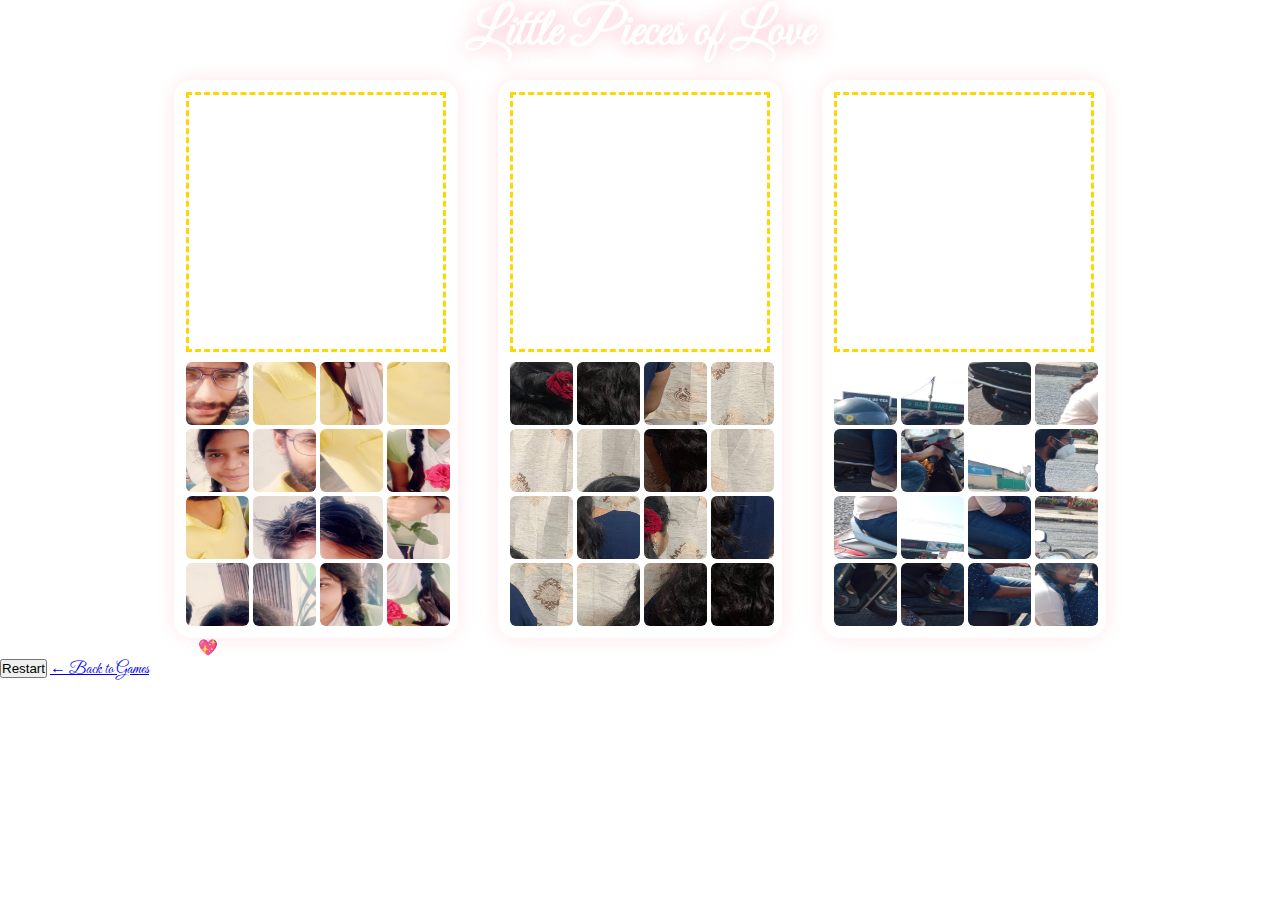
<file: game1.html>
<!DOCTYPE html>
<html lang="en">
<head>
  <meta charset="UTF-8">
  <title>Little Pieces of Love</title>
  <link href="https://fonts.googleapis.com/css2?family=Great+Vibes&display=swap" rel="stylesheet">
  <link rel="stylesheet" href="css/game1.css">
</head>
<body>

<div class="hearts"></div>

<h1 class="title">Little Pieces of Love</h1>

<div class="puzzles">
  <div class="puzzle" data-img="images/pic1.jpeg"></div>
  <div class="puzzle" data-img="images/pic2.jpeg"></div>
  <div class="puzzle" data-img="images/pic3.jpeg"></div>
</div>

<div id="winMessage" class="message win">
  Every little piece of us fits perfectly together 💖
</div>

<button type="button" class="restart" id="restartBtn">Restart</button>
<a href="games.html" class="back">← Back to Games</a>

<script src="js/game1.js"></script>
</body>
</html>
</file>
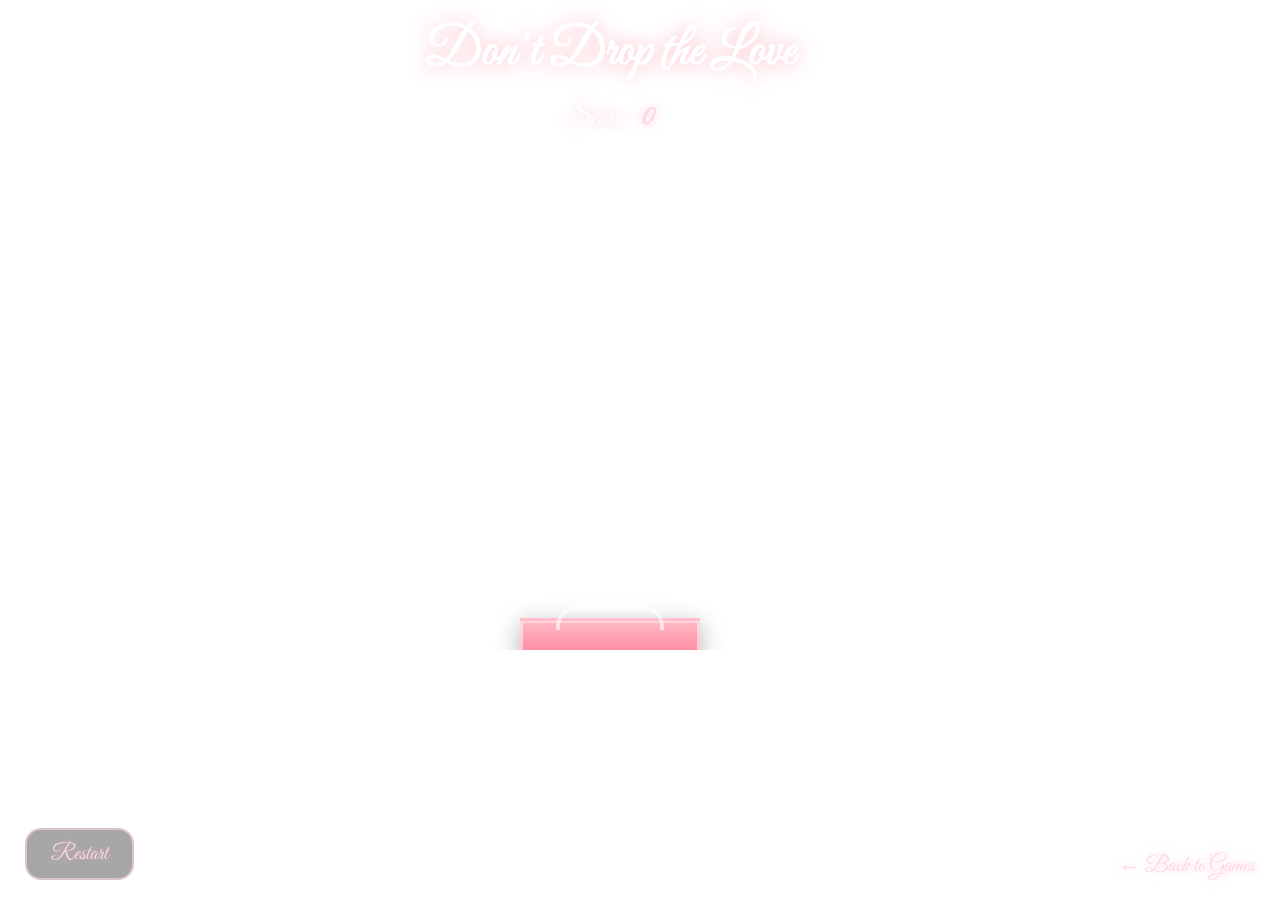
<file: game2.html>
<!DOCTYPE html>
<html lang="en">
<head>
  <meta charset="UTF-8">
  <meta name="viewport" content="width=device-width, initial-scale=1">
  <title>Don’t Drop the Love</title>
  <link href="https://fonts.googleapis.com/css2?family=Great+Vibes&display=swap" rel="stylesheet">
  <link rel="stylesheet" href="css/game2.css">
</head>
<body>
  <!-- Floating hearts background -->
  <div class="heart" style="left:5%; animation-duration:7s;"></div>
  <div class="heart" style="left:20%; animation-duration:8.5s;"></div>
  <div class="heart" style="left:40%; animation-duration:7.5s;"></div>
  <div class="heart" style="left:60%; animation-duration:9s;"></div>
  <div class="heart" style="left:80%; animation-duration:6.5s;"></div>

  <div class="container">
    <h1 class="title">Don’t Drop the Love</h1>

    <div class="score-row">
      <span class="score-label">Score:</span>
      <span id="score" class="score-value">0</span>
    </div>

    <div class="play-area" id="playArea">
      <!-- Falling hearts are inserted here by JS -->
      <div class="basket-wrap">
        <div class="basket" id="basket"></div>
      </div>
    </div>

    <div class="message" id="message" aria-live="polite"></div>
  </div>

  <button type="button" class="restart" id="restartBtn">Restart</button>
  <a href="games.html" class="back">← Back to Games</a>

  <script src="js/game2.js"></script>
</body>
</html>
</file>
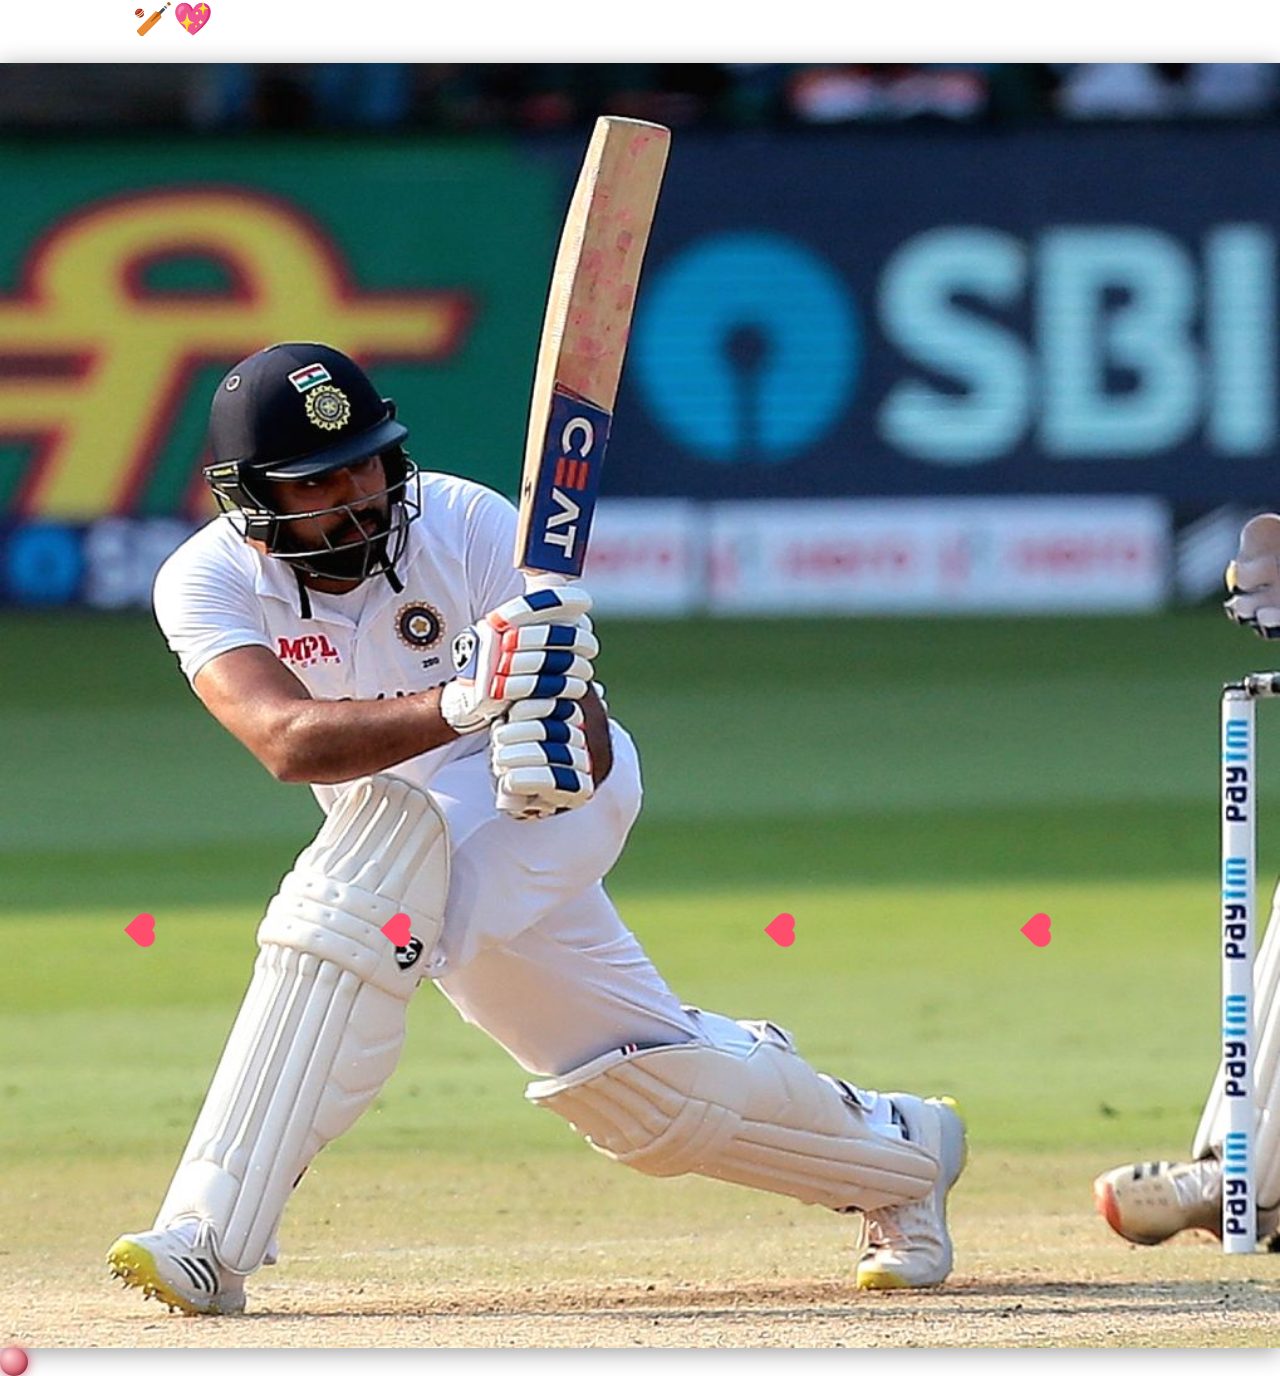
<file: game3.html>
<!DOCTYPE html>
<html lang="en">
<head>
  <meta charset="UTF-8">
  <title>Love Cricket 🏏</title>
  <link rel="stylesheet" href="css/game3.css">
  <link href="https://fonts.googleapis.com/css2?family=Great+Vibes&display=swap" rel="stylesheet">
</head>
<body>

<!-- Floating hearts -->
<div class="heart" style="left:10%; animation-duration:6s;"></div>
<div class="heart" style="left:30%; animation-duration:8s;"></div>
<div class="heart" style="left:60%; animation-duration:7s;"></div>
<div class="heart" style="left:80%; animation-duration:9s;"></div>

<div class="container">

  <h1>Love Cricket 🏏💖</h1>

  <div class="ground">
    <img src="images/batsman.png" class="batsman">

    <div id="ball" class="ball"></div>

    <!-- DEBUG HIT ZONE -->
    <div id="hitZone"></div>
    <div id="hint">CLICK NOW!</div>
  </div>

  <!-- TV style score strip -->
  <div class="score-strip">
    <span><b>Batsman:</b> Srinivas Naveen (Texas)</span>
    <span><b>Bowler:</b> Daksha (AP)</span>
    <span><b>Score:</b> <span id="score">0</span>/0</span>
    <span><b>Overs:</b> <span id="overs">0.0</span> / 3</span>
  </div>

</div>

<script src="js/game3.js"></script>
</body>
</html>
</file>
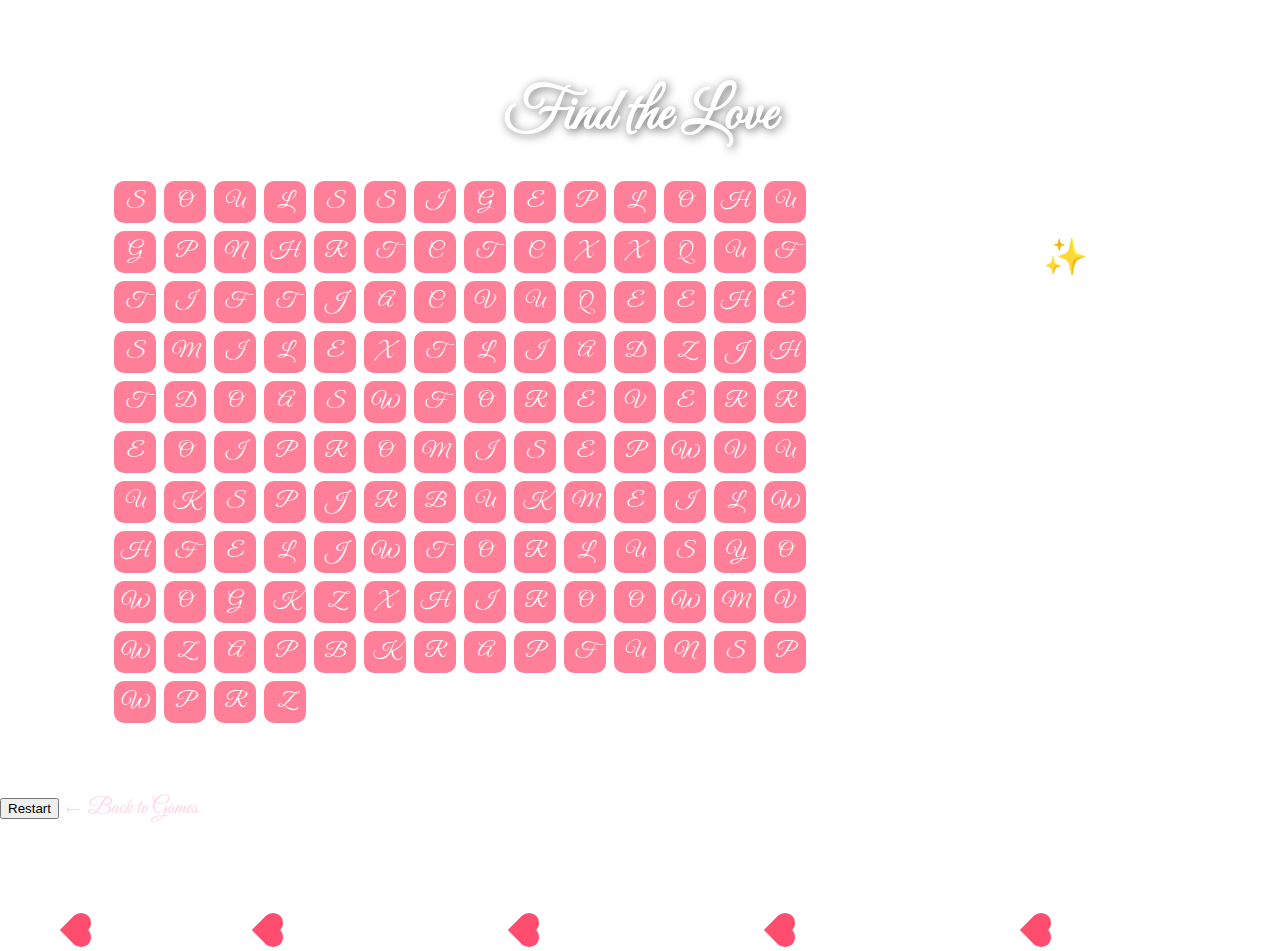
<file: game5.html>
<!DOCTYPE html>
<html lang="en">
<head>
  <meta charset="UTF-8">
  <title>Find the Love</title>
  <link rel="stylesheet" href="css/game5.css">
  <link href="https://fonts.googleapis.com/css2?family=Great+Vibes&display=swap" rel="stylesheet">
</head>
<body>

<!-- Floating hearts -->
<div class="heart" style="left:5%;animation-duration:7s"></div>
<div class="heart" style="left:20%;animation-duration:9s"></div>
<div class="heart" style="left:40%;animation-duration:8s"></div>
<div class="heart" style="left:60%;animation-duration:10s"></div>
<div class="heart" style="left:80%;animation-duration:6s"></div>

<div class="container">
  <h1>Find the Love</h1>

  <div class="game-area">
    <div id="grid" class="grid"></div>

    <div class="words-box">
      <h2>Words ✨</h2>
      <ul id="wordList" class="words"></ul>
    </div>
  </div>

  <div id="winMessage" class="message win"></div>
</div>

<button type="button" class="restart" id="restartBtn">Restart</button>
<a href="games.html" class="back">← Back to Games</a>

<script src="js/game5.js"></script>
</body>
</html>
</file>
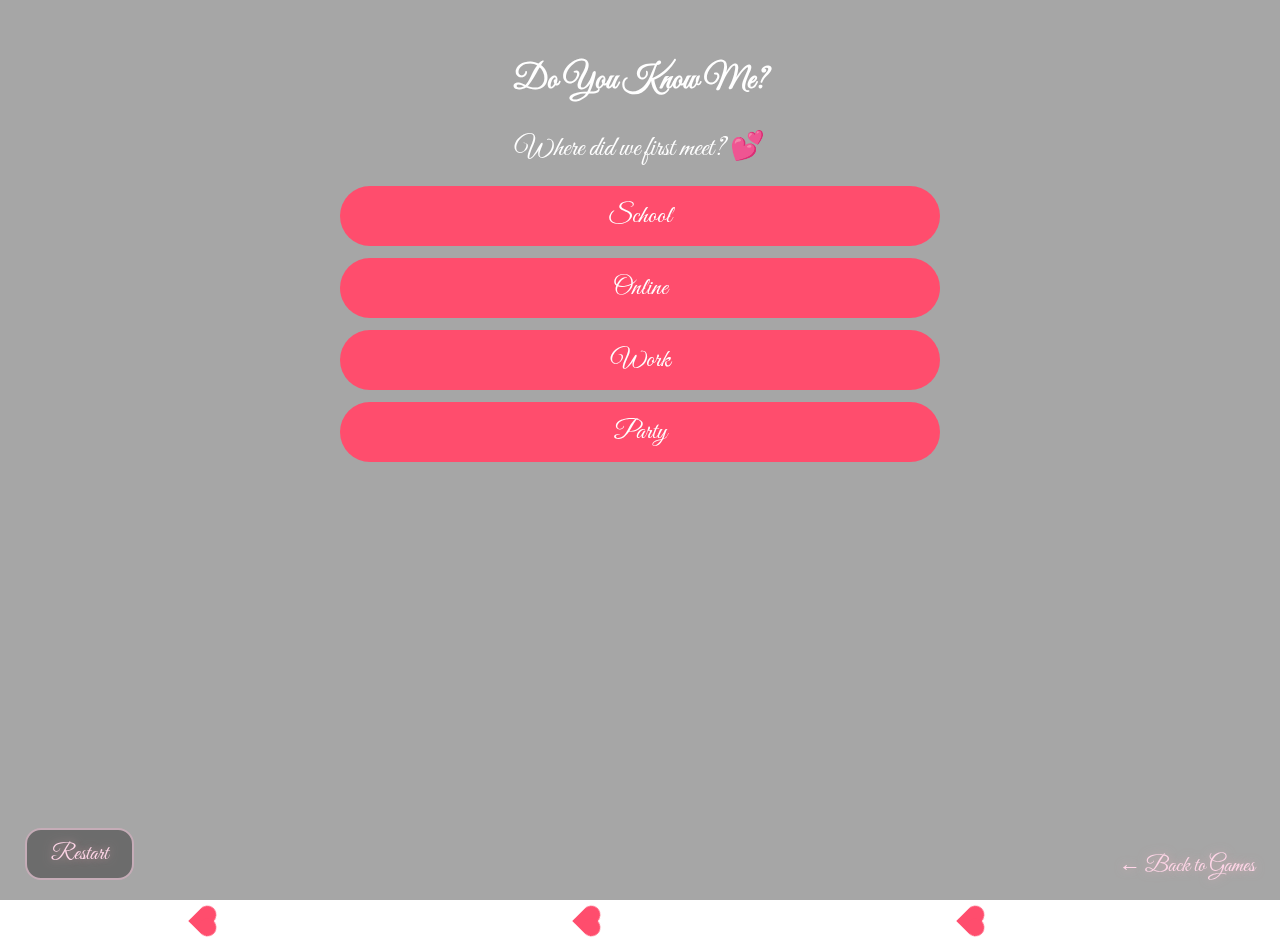
<file: game8.html>
<!DOCTYPE html>
<html lang="en">
<head>
  <meta charset="UTF-8">
  <title>Do You Know Me?</title>
  <link rel="stylesheet" href="css/game8.css">
  <link href="https://fonts.googleapis.com/css2?family=Great+Vibes&display=swap" rel="stylesheet">
</head>
<body>

  <!-- Floating hearts -->
  <div class="heart" style="left:15%; animation-duration:6s;"></div>
  <div class="heart" style="left:45%; animation-duration:8s;"></div>
  <div class="heart" style="left:75%; animation-duration:7s;"></div>

  <div class="container">
    <h1>Do You Know Me?</h1>

    <div id="quiz-box">
      <p id="question"></p>

      <div class="options">
        <button class="option" onclick="selectAnswer(0)"></button>
        <button class="option" onclick="selectAnswer(1)"></button>
        <button class="option" onclick="selectAnswer(2)"></button>
        <button class="option" onclick="selectAnswer(3)"></button>
      </div>
    </div>

    <button id="submitBtn" onclick="submitQuiz()">Submit 💌</button>

    <div id="result"></div>

    <div id="winMessage" class="message win"></div>
  </div>

  <button type="button" class="restart" id="restartBtn">Restart</button>
  <a href="games.html" class="back">← Back to Games</a>

  <script src="js/game8.js"></script>
</body>
</html>
</file>
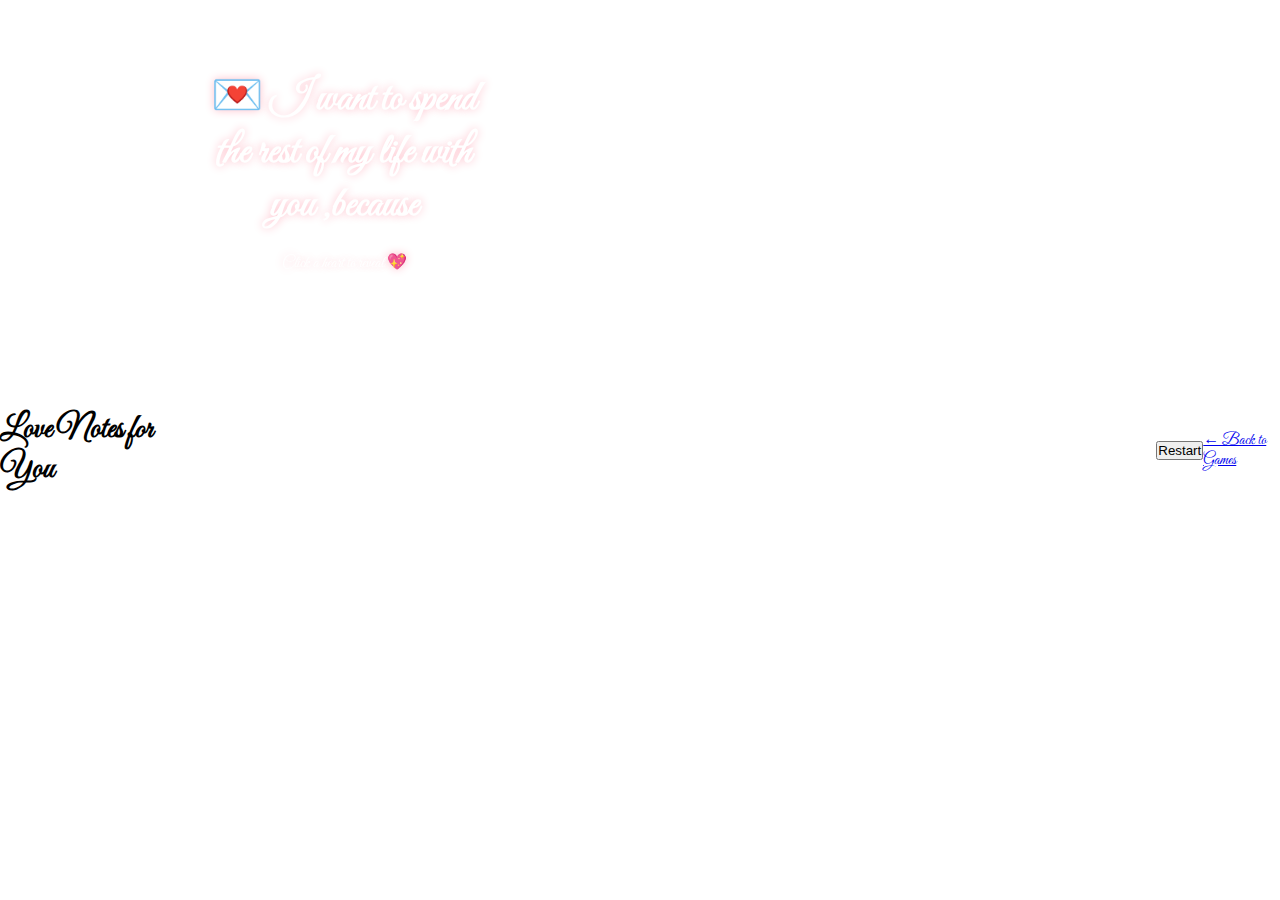
<file: game9.html>
<!DOCTYPE html>
<html lang="en">
<head>
<meta charset="UTF-8">
<title>Love Notes for You</title>
<link href="https://fonts.googleapis.com/css2?family=Great+Vibes&family=Poppins&display=swap" rel="stylesheet">
<link rel="stylesheet" href="css/game9.css">
</head>

<body>
<div class="bg"></div>

<h1>Love Notes for You</h1>

<div class="container">
  <div class="heart-grid">
    <!-- 10 hearts placed using grid -->
    <div class="heart" data-text="You love me infinite😊" style="grid-area:1/2"></div>
    <div class="heart" data-text="You understand me like no one else 💭" style="grid-area:1/4"></div>

    <div class="heart" data-text="You never complain 🌞" style="grid-area:2/1"></div>
    <div class="heart" data-text="You support me always 🤍" style="grid-area:2/3"></div>
    <div class="heart" data-text="You make good food, JK 😂" style="grid-area:2/5"></div>

    <div class="heart" data-text="You are so positive✨" style="grid-area:3/1"></div>
    <div class="heart" data-text="You feel like home,Marry me soon🏡" style="grid-area:3/5"></div>

    <div class="heart" data-text="You believe in me 💫" style="grid-area:4/2"></div>
    <div class="heart" data-text="You make love feel easy 💕" style="grid-area:4/4"></div>

    <div class="heart" data-text="You are simply you 💖" style="grid-area:5/3"></div>
  </div>

  <div class="reason-box">
    <h2>💌 I want to spend the rest of my life with you ,because</h2>
    <p id="reasonText">Click a heart to reveal 💖</p>
  </div>
</div>

<button type="button" class="restart" id="restartBtn">Restart</button>
<a href="games.html" class="back">← Back to Games</a>

<script src="js/game9.js"></script>
</body>
</html>
</file>
<file: css/game1.css>
* {
  margin: 0;
  padding: 0;
  box-sizing: border-box;
}

body {
  margin: 0;
  min-height: 100vh;
  background: url("../images/bg1.jpg") center/cover no-repeat;
  font-family: 'Great Vibes', cursive;
  color: white;
  overflow-x: hidden;
  position: relative;
}

/* Floating hearts */
.hearts span {
  position: fixed;
  bottom: -40px;
  font-size: 22px;
  opacity: 0.7;
  animation: floatUp linear infinite;
  pointer-events: none;
}

@keyframes floatUp {
  from { transform: translateY(0); }
  to { transform: translateY(-120vh); }
}

.title {
  text-align: center;
  font-size: 52px;
  color: white;
  text-shadow: 0 0 20px rgba(255, 182, 193, 0.9);
  margin-bottom: 15px;
}

.puzzles {
  display: flex;
  justify-content: center;
  gap: 40px;
}

.puzzle {
  background: rgba(255,255,255,0.15);
  padding: 12px;
  border-radius: 18px;
  box-shadow: 0 0 20px rgba(255,192,203,0.4);
}

/* Board */
.board {
  width: 260px;
  height: 260px;
  display: grid;
  grid-template-columns: repeat(4, 1fr);
  grid-template-rows: repeat(4, 1fr);
  gap: 2px;
  border: 3px dashed gold;
  margin-bottom: 10px;
}

.slot {
  background: rgba(255,255,255,0.25);
}

/* Tray */
.tray {
  width: 260px;
  display: grid;
  grid-template-columns: repeat(4, 1fr);
  grid-template-rows: repeat(4, 1fr);
  gap: 4px;
}

.piece {
  width: 63px;
  height: 63px;
  background-size: 260px 260px;
  border-radius: 6px;
  cursor: grab;
}

.btn {
  padding: 12px 28px;
  margin: 0 12px;
  font-size: 18px;
  border-radius: 25px;
  border: none;
  background: pink;
  box-shadow: 0 0 20px pink;
  cursor: pointer;
}

/* Bottom navigation buttons */
.bottom-nav {
  position: fixed;
  bottom: 80px;
  left: 0;
  width: 100%;
  pointer-events: none;
}

.bottom-nav a {
  pointer-events: auto;
  position: absolute;
  padding: 8px 20px;
  font-family: 'Pacifico', cursive;
  font-size: 18px;
  color: #ffe6f0;
  text-decoration: none;
  border: 2px solid rgba(255, 230, 240, 0.8);
  border-radius: 30px;
  background: transparent;
  box-shadow: 0 0 12px rgba(255, 182, 193, 0.3);
  transition: all 0.3s ease;
}

.bottom-nav a:hover {
  background: rgba(255, 182, 193, 0.15);
  box-shadow: 0 0 18px rgba(255, 182, 193, 0.6);
}

/* Positioning */
.restart-btn {
  left: 30px;
}

.back-btn {
  right: 30px;
}
</file>
<file: css/game2.css>
* {
  margin: 0;
  padding: 0;
  box-sizing: border-box;
}

body {
  margin: 0;
  min-height: 100vh;
  background: url("../images/bg1.jpg") center/cover no-repeat;
  font-family: 'Great Vibes', cursive;
  color: white;
  overflow-x: hidden;
  position: relative;
}

.container {
  position: relative;
  z-index: 1;
  min-height: 100vh;
  padding: 20px 80px 100px 20px;
}

.title {
  text-align: center;
  font-size: 52px;
  color: white;
  text-shadow: 0 0 20px rgba(255, 182, 193, 0.9);
  margin-bottom: 15px;
}

.score-row {
  text-align: center;
  margin-bottom: 20px;
  font-size: 28px;
  text-shadow: 0 0 12px rgba(255, 182, 193, 0.8);
}

.score-label {
  margin-right: 8px;
}

.score-value {
  font-weight: bold;
  color: #ffd6e8;
}

.play-area {
  position: relative;
  width: 100%;
  height: 55vh;
  min-height: 320px;
  margin: 0 auto;
  overflow: hidden;
}

.falling-heart {
  position: absolute;
  width: 36px;
  height: 36px;
  background: #ff1e4d;
  transform: none;
  box-shadow:
    0 0 18px rgba(255, 0, 60, 0.9),
    0 0 30px rgba(255, 0, 60, 0.6);
  pointer-events: none;
  z-index: 5;
  animation: heartShimmerSparkle 2s ease-in-out infinite;
}

.falling-heart::before,
.falling-heart::after {
  content: "";
  position: absolute;
  width: 36px;
  height: 36px;
  background: #ff1e4d;
  border-radius: 50%;
  box-shadow: 0 0 14px rgba(255, 0, 60, 0.9);
  animation: heartShimmerSparkle 2s ease-in-out infinite;
}

.falling-heart::before {
  top: -18px;
  left: 0;
}

.falling-heart::after {
  left: 18px;
  top: 0;
}

@keyframes heartShimmerSparkle {
  0%, 100% {
    opacity: 1;
    filter: brightness(1.15);
    box-shadow:
      0 0 20px rgba(255, 255, 255, 0.9),
      0 0 38px rgba(255, 0, 60, 0.7);
  }
  50% {
    opacity: 0.98;
    filter: brightness(1.5);
    box-shadow:
      0 0 26px rgba(255, 255, 255, 1),
      0 0 52px rgba(255, 0, 60, 0.9);
  }
}

/* Floating hearts background (matches other games) */
@keyframes floatHeartsBg {
  0% { transform: translateY(0) rotate(0deg); opacity: 1; }
  100% { transform: translateY(-900px) rotate(360deg); opacity: 0; }
}

.heart {
  position: fixed;
  bottom: -40px;
  width: 20px;
  height: 20px;
  background-color: #ff4d6d;
  transform: rotate(45deg);
  border-radius: 0;
  animation: floatHeartsBg linear infinite;
  z-index: 0;
}

.heart::before,
.heart::after {
  content: "";
  position: absolute;
  width: 20px;
  height: 20px;
  background-color: #ff4d6d;
  border-radius: 50%;
}

.heart::before {
  top: -10px;
  left: 0;
}

.heart::after {
  left: 10px;
  top: 0;
}

.basket-wrap {
  position: absolute;
  bottom: -28px;
  left: 0;
  width: 100%;
  height: 60px;
  z-index: 10;
}

.basket {
  position: absolute;
  width: 180px;
  height: 50px;
  background: linear-gradient(180deg, rgba(255, 182, 193, 0.95) 0%, rgba(255, 105, 135, 0.9) 100%);
  border-radius: 0 0 20px 20px;
  box-shadow: 0 6px 25px rgba(0, 0, 0, 0.3), inset 0 2px 0 rgba(255, 255, 255, 0.4);
  border: 3px solid rgba(255, 255, 255, 0.5);
  transition: left 0.08s ease-out;
  left: 50%;
  transform: translateX(-50%);
}

.basket::before {
  content: "";
  position: absolute;
  top: -15px;
  left: 50%;
  transform: translateX(-50%);
  width: 100px;
  height: 20px;
  border: 4px solid rgba(255, 255, 255, 0.6);
  border-bottom: none;
  border-radius: 20px 20px 0 0;
}

.message {
  position: fixed;
  left: 50%;
  top: 50%;
  transform: translate(-50%, -50%);
  font-size: 32px;
  color: #ffd6e8;
  text-shadow: 0 0 20px rgba(255, 182, 193, 0.9);
  padding: 20px 40px;
  background: rgba(0, 0, 0, 0.4);
  border-radius: 20px;
  opacity: 0;
  pointer-events: none;
  z-index: 50;
  transition: opacity 0.3s ease;
}

.message.show {
  opacity: 1;
  animation: messagePop 0.4s ease-out;
}

.message.game-over {
  pointer-events: auto;
  padding: 24px 48px;
  font-size: 28px;
  max-width: 90%;
  text-align: center;
}

.message.win {
  color: #fff;
  text-shadow: 0 0 25px rgba(255, 255, 255, 0.9), 0 0 40px rgba(255, 182, 193, 0.8);
}

@keyframes messagePop {
  0% {
    transform: translate(-50%, -50%) scale(0.8);
    opacity: 0;
  }
  100% {
    transform: translate(-50%, -50%) scale(1);
    opacity: 1;
  }
}

.back {
  position: fixed;
  bottom: 20px;
  right: 25px;
  font-size: 22px;
  color: #ffd6e8;
  text-decoration: none;
  z-index: 20;
  font-family: 'Great Vibes', cursive;
  text-shadow: 0 0 10px rgba(255, 182, 193, 0.6);
}

.back:hover {
  text-decoration: underline;
  color: #fff;
}

.restart {
  position: fixed;
  bottom: 20px;
  left: 25px;
  font-size: 22px;
  padding: 10px 24px;
  font-family: 'Great Vibes', cursive;
  color: #ffd6e8;
  background: rgba(0, 0, 0, 0.35);
  border: 2px solid rgba(255, 214, 232, 0.6);
  border-radius: 16px;
  cursor: pointer;
  z-index: 20;
  text-shadow: 0 0 10px rgba(255, 182, 193, 0.6);
}

.restart:hover {
  background: rgba(255, 105, 135, 0.4);
  color: #fff;
  border-color: rgba(255, 255, 255, 0.5);
}
</file>
<file: css/game3.css>
* {
  margin: 0;
  padding: 0;
  box-sizing: border-box;
}

body {
  margin: 0;
  font-family: 'Great Vibes', cursive;
  background: url("../images/bg1.jpg") no-repeat center/cover;
  min-height: 100vh;
  overflow-x: hidden;
  color: white;
}

.game {
  min-height: 100vh;
  padding: 20px;
  position: relative;
}

.title {
  text-align: center;
  font-size: 40px;
  color: white;
  text-shadow: 0 0 20px rgba(255, 182, 193, 0.9);
}

/* Playing area */
.ground {
  position: relative;
  height: 55vh;
  min-height: 320px;
  margin-top: 20px;
}

/* Bowler image on the right side */
.bowler {
  position: absolute;
  right: 40px;
  bottom: 40px;
  width: 160px;
  height: auto;
  filter: drop-shadow(0 4px 12px rgba(0,0,0,0.4));
  z-index: 4;
}

/* Ball – red cricket ball, will be moved by JS */
.ball {
  position: absolute;
  width: 28px;
  height: 28px;
  border-radius: 50%;
  background: radial-gradient(circle at 30% 30%, #ffd6d6, #c41e3a);
  box-shadow: 0 0 12px rgba(196, 30, 58, 0.8), inset -2px -2px 4px rgba(0,0,0,0.3);
  z-index: 10;
  pointer-events: none;
}

/* Batsman container – clickable when ball is in zone */
.batsman-wrap {
  position: absolute;
  left: 40px;
  bottom: 20px;
  width: 200px;
  cursor: default;
  z-index: 5;
}

.batsman-wrap.hittable {
  cursor: pointer;
}

.batsman {
  display: block;
  width: 100%;
  height: auto;
  filter: drop-shadow(0 4px 12px rgba(0,0,0,0.4));
}

/* Separate bat that can swing */
.bat {
  position: absolute;
  right: -10px;
  bottom: 20px;
  width: 80px;
  transform-origin: 10px 70%;
  transform: rotate(-10deg);
  transition: transform 0.15s ease-out;
}

.bat.swing {
  transform: rotate(35deg);
}

/* Sweet spot – highlighted when it’s time to hit (for testing) */
.sweet-spot {
  position: absolute;
  left: 50%;
  top: 50%;
  transform: translate(-50%, -50%);
  width: 90px;
  height: 90px;
  border-radius: 50%;
  border: 3px dashed rgba(255, 215, 0, 0.5);
  background: rgba(255, 215, 0, 0.08);
  pointer-events: none;
  opacity: 0.5;
  transition: opacity 0.15s, box-shadow 0.15s;
}

.sweet-spot-label {
  position: absolute;
  left: 50%;
  top: -28px;
  transform: translateX(-50%);
  white-space: nowrap;
  font-size: 10px;
  color: rgba(255, 215, 0, 0.7);
  font-family: sans-serif;
}

/* When it’s time to hit – highlight the spot clearly */
.batsman-wrap.hittable .sweet-spot {
  opacity: 1;
  border: 3px solid gold;
  background: rgba(255, 215, 0, 0.2);
  box-shadow: 0 0 25px gold, inset 0 0 20px rgba(255, 215, 0, 0.2);
  animation: pulse-spot 0.5s ease-in-out infinite alternate;
}

@keyframes pulse-spot {
  from {
    box-shadow: 0 0 20px gold, inset 0 0 15px rgba(255, 215, 0, 0.2);
  }
  to {
    box-shadow: 0 0 35px gold, 0 0 50px rgba(255, 215, 0, 0.4), inset 0 0 25px rgba(255, 215, 0, 0.3);
  }
}

/* Score popup – 4 or 6 that appears and fades */
.score-popup {
  position: fixed;
  left: 50%;
  top: 35%;
  transform: translate(-50%, -50%);
  font-size: 72px;
  font-weight: bold;
  color: white;
  text-shadow: 0 0 20px gold, 0 0 40px rgba(255, 215, 0, 0.6);
  pointer-events: none;
  z-index: 100;
  opacity: 0;
  transition: opacity 0.2s, transform 0.2s;
}

.score-popup.show {
  opacity: 1;
  animation: popup-bounce 0.6s ease-out forwards;
}

.score-popup.four {
  color: #fff;
  font-size: 72px;
  text-shadow: 0 0 25px gold, 0 0 50px rgba(255, 215, 0, 0.5);
}

.score-popup.six {
  color: gold;
  font-size: 84px;
  text-shadow: 0 0 30px gold, 0 0 60px orange;
}

@keyframes popup-bounce {
  0% {
    transform: translate(-50%, -50%) scale(0.3);
    opacity: 0;
  }
  50% {
    transform: translate(-50%, -50%) scale(1.15);
    opacity: 1;
  }
  70% {
    transform: translate(-50%, -50%) scale(0.95);
  }
  100% {
    transform: translate(-50%, -50%) scale(1);
    opacity: 1;
  }
}

/* Single line: players + score + statistics (Valentines style) */
.info-strip {
  position: absolute;
  bottom: 24px;
  left: 50%;
  transform: translateX(-50%);
  display: flex;
  flex-wrap: wrap;
  justify-content: center;
  align-items: center;
  gap: 8px 14px;
  padding: 12px 20px;
  background: rgba(255, 182, 193, 0.25);
  border-radius: 20px;
  color: white;
  font-family: 'Great Vibes', cursive;
  font-size: 18px;
  text-shadow: 0 0 12px rgba(255, 182, 193, 0.9);
  box-shadow: 0 0 25px rgba(255, 182, 193, 0.35), inset 0 0 20px rgba(255, 255, 255, 0.08);
  border: 1px solid rgba(255, 255, 255, 0.2);
}

.info-strip .sep {
  opacity: 0.7;
  font-weight: normal;
  user-select: none;
}

.info-strip strong {
  font-weight: 600;
  margin-left: 2px;
}

/* Crackers / celebration particles container */
.crackers-container {
  position: fixed;
  inset: 0;
  pointer-events: none;
  z-index: 99;
  overflow: hidden;
}

.cracker-particle {
  position: absolute;
  width: 10px;
  height: 10px;
  border-radius: 50%;
  opacity: 1;
  animation: cracker-burst 1.6s ease-out forwards;
}

.cracker-particle.square {
  border-radius: 2px;
}

@keyframes cracker-burst {
  from {
    opacity: 1;
    transform: translate(0, 0);
  }
  to {
    opacity: 0;
    transform: translate(var(--cracker-dx), var(--cracker-dy));
  }
}

/* Floating hearts background */
@keyframes floatHeartsBg {
  0% { transform: translateY(0) rotate(0deg); opacity: 1; }
  100% { transform: translateY(-900px) rotate(360deg); opacity: 0; }
}

.heart {
  position: fixed;
  bottom: -40px;
  width: 20px;
  height: 20px;
  background-color: #ff4d6d;
  transform: rotate(45deg);
  border-radius: 0;
  animation: floatHeartsBg linear infinite;
  z-index: 0;
}

.heart::before,
.heart::after {
  content: "";
  position: absolute;
  width: 20px;
  height: 20px;
  background-color: #ff4d6d;
  border-radius: 50%;
}

.heart::before {
  top: -10px;
  left: 0;
}

.heart::after {
  left: 10px;
  top: 0;
}

/* Shared restart & back buttons and centered messages */
.back {
  position: fixed;
  bottom: 20px;
  right: 25px;
  font-size: 22px;
  color: #ffd6e8;
  text-decoration: none;
  z-index: 20;
  font-family: 'Great Vibes', cursive;
  text-shadow: 0 0 10px rgba(255, 182, 193, 0.6);
}

.back:hover {
  text-decoration: underline;
  color: #fff;
}

.restart {
  position: fixed;
  bottom: 20px;
  left: 25px;
  font-size: 22px;
  padding: 10px 24px;
  font-family: 'Great Vibes', cursive;
  color: #ffd6e8;
  background: rgba(0, 0, 0, 0.35);
  border: 2px solid rgba(255, 214, 232, 0.6);
  border-radius: 16px;
  cursor: pointer;
  z-index: 20;
  text-shadow: 0 0 10px rgba(255, 182, 193, 0.6);
}

.restart:hover {
  background: rgba(255, 105, 135, 0.4);
  color: #fff;
  border-color: rgba(255, 255, 255, 0.5);
}

.message {
  position: fixed;
  left: 50%;
  top: 50%;
  transform: translate(-50%, -50%);
  font-size: 32px;
  color: #ffd6e8;
  text-shadow: 0 0 20px rgba(255, 182, 193, 0.9);
  padding: 20px 40px;
  background: rgba(0, 0, 0, 0.4);
  border-radius: 20px;
  opacity: 0;
  pointer-events: none;
  z-index: 50;
  transition: opacity 0.3s ease;
  text-align: center;
  max-width: 90%;
}

.message.show {
  opacity: 1;
  animation: popup-bounce 0.4s ease-out;
}
</file>
<file: css/game5.css>
body {
  margin: 0;
  min-height: 100vh;
  background: url("../images/bg1.jpg") center/cover no-repeat;
  font-family: 'Great Vibes', cursive;
  color: white;
  overflow-x: hidden;
}

.container {
  text-align: center;
  padding: 40px;
}

h1 {
  font-size: 58px;
  margin-bottom: 30px;
  text-shadow: 2px 2px 10px rgba(0,0,0,0.6);
}

.game-area {
  display: flex;
  justify-content: center;
  gap: 60px;
  align-items: flex-start;
}

/* GRID */
.grid {
  display: grid;
  grid-template-columns: repeat(14, 42px);
  gap: 8px;
}

.cell {
  width: 42px;
  height: 42px;
  background: rgba(255,105,135,0.85);
  border-radius: 10px;
  font-size: 20px;
  text-align: center;
  line-height: 42px;
  cursor: pointer;
  user-select: none;
  transition: all 0.2s ease;
}

.cell.selected {
  background: rgba(255,215,170,0.95);
  color: #6b1436;
}

.cell.found {
  background: linear-gradient(135deg,#ffb6c1,#ffd6e8);
  color: #6b1436;
  font-weight: bold;
}

/* WORD LIST */
.words-box {
  background: rgba(255,255,255,0.15);
  padding: 25px 40px;
  border-radius: 20px;
  min-width: 220px;
}

.words-box h2 {
  font-size: 36px;
  margin-bottom: 15px;
}

.words li {
  list-style: none;
  font-size: 22px;
  margin: 6px 0;
  transition: 0.3s;
}

.words li.done {
  text-decoration: line-through;
  opacity: 0.6;
}

/* BACK */
.back {
  display: inline-block;
  margin-top: 30px;
  font-size: 22px;
  color: #ffd6e8;
  text-decoration: none;
}

/* FLOATING HEARTS */
@keyframes floatHearts {
  0% {transform: translateY(0) rotate(0deg); opacity:1;}
  100% {transform: translateY(-900px) rotate(360deg); opacity:0;}
}

.heart {
  position: absolute;
  bottom: -40px;
  width: 20px;
  height: 20px;
  background: #ff4d6d;
  transform: rotate(45deg);
  animation: floatHearts linear infinite;
}

.heart::before,
.heart::after {
  content: "";
  position: absolute;
  width: 20px;
  height: 20px;
  background: #ff4d6d;
  border-radius: 50%;
}

.heart::before { top: -10px; left: 0; }
.heart::after { left: 10px; top: 0; }
</file>
<file: css/game8.css>
body {
  margin: 0;
  min-height: 100vh;
  background: url("../images/bg1.jpg") center/cover no-repeat;
  font-family: 'Great Vibes', cursive;
  display: flex;
  justify-content: center;
  align-items: flex-start;
  overflow: hidden;
  padding-top: 40px;
}

body::before {
  content: "";
  position: fixed;
  inset: 0;
  background: rgba(0,0,0,0.35);
  z-index: 0;
}

.container {
  position: relative;
  z-index: 2;
  text-align: center;
  color: white;
  max-width: 600px;
  width: 100%;
}

h1.quiz-title {
  font-size: 60px;
  margin-bottom: 25px;
  text-shadow: 0 0 12px rgba(255,255,255,0.7);
  position: relative;
}

#quiz-box.quiz-box {
  background: rgba(255,77,109,0.25);
  padding: 25px;
  border-radius: 25px;
  box-shadow: 0 10px 25px rgba(0,0,0,0.4);
  min-height: 200px;
}

#question {
  font-size: 28px;
  margin-bottom: 20px;
}

.options {
  display: grid;
  gap: 12px;
}

.option {
  padding: 14px;
  font-size: 26px;
  font-family: 'Great Vibes', cursive;
  border-radius: 30px;
  border: none;
  background: #ff4d6d;
  color: white;
  cursor: pointer;
  transition: transform 0.2s ease, box-shadow 0.2s ease;
}

.option:hover {
  transform: scale(1.05);
  box-shadow: 0 0 15px rgba(255,255,255,0.5);
}

#submitBtn {
  display: none;
  margin-top: 20px;
  padding: 12px 30px;
  font-size: 22px;
  border-radius: 30px;
  border: none;
  background: #ff4d6d;
  color: white;
  cursor: pointer;
}

#result {
  margin-top: 20px;
  font-size: 28px;
  text-shadow: 0 0 10px rgba(255,255,255,0.8);
}

.back {
  position: fixed;
  bottom: 20px;
  right: 25px;
  color: #ffd6df;
  text-decoration: none;
  font-size: 20px;
}

/* Floating hearts */
@keyframes float {
  to { transform: translateY(-100vh) rotate(360deg); opacity: 0; }
}

.heart {
  position: absolute;
  bottom: -30px;
  width: 18px;
  height: 18px;
  background: #ff4d6d;
  transform: rotate(45deg);
  animation: float linear infinite;
}

.heart::before,
.heart::after {
  content: "";
  position: absolute;
  width: 18px;
  height: 18px;
  background: #ff4d6d;
  border-radius: 50%;
}

.heart::before { top: -9px; left: 0; }
.heart::after { left: 9px; top: 0; }

/* Shared restart/back buttons and centered win message */
.back {
  position: fixed;
  bottom: 20px;
  right: 25px;
  font-size: 22px;
  color: #ffd6e8;
  text-decoration: none;
  z-index: 20;
  font-family: 'Great Vibes', cursive;
  text-shadow: 0 0 10px rgba(255, 182, 193, 0.6);
}

.back:hover {
  text-decoration: underline;
  color: #fff;
}

.restart {
  position: fixed;
  bottom: 20px;
  left: 25px;
  font-size: 22px;
  padding: 10px 24px;
  font-family: 'Great Vibes', cursive;
  color: #ffd6e8;
  background: rgba(0, 0, 0, 0.35);
  border: 2px solid rgba(255, 214, 232, 0.6);
  border-radius: 16px;
  cursor: pointer;
  z-index: 20;
  text-shadow: 0 0 10px rgba(255, 182, 193, 0.6);
}

.restart:hover {
  background: rgba(255, 105, 135, 0.4);
  color: #fff;
  border-color: rgba(255, 255, 255, 0.5);
}

.message {
  position: fixed;
  left: 50%;
  top: 50%;
  transform: translate(-50%, -50%);
  font-size: 32px;
  color: #ffd6e8;
  text-shadow: 0 0 20px rgba(255, 182, 193, 0.9);
  padding: 20px 40px;
  background: rgba(0, 0, 0, 0.4);
  border-radius: 20px;
  opacity: 0;
  pointer-events: none;
  z-index: 50;
  transition: opacity 0.3s ease;
  text-align: center;
  max-width: 90%;
}

.message.show {
  opacity: 1;
  animation: messagePop 0.4s ease-out;
}

@keyframes messagePop {
  0% { transform: translate(-50%, -50%) scale(0.8); opacity: 0; }
  100% { transform: translate(-50%, -50%) scale(1); opacity: 1; }
}
</file>
<file: css/game9.css>
* {
  box-sizing: border-box;
  margin: 0;
  padding: 0;
}

html, body {
  width: 100%;
  height: 100%;
  overflow: hidden;
  font-family: 'Poppins', sans-serif;
}

body {
  margin: 0;
  min-height: 100vh;
  background: url("../images/bg1.jpg") center/cover no-repeat;
  font-family: 'Great Vibes', cursive;
  display: flex;
  justify-content: center;
  align-items: center;
  overflow: hidden;
}

/* Floating hearts background */
#floating-hearts span {
  position: absolute;
  color: rgba(255,255,255,0.6);
  animation: floatUp linear infinite;
  pointer-events: none;
}

@keyframes floatUp {
  from {
    transform: translateY(100vh);
    opacity: 0;
  }
  to {
    transform: translateY(-10vh);
    opacity: 1;
  }
}

/* Main container */
.container {
  width: 100%;
  height: 100%;
  padding-top: 40px;
  text-align: center;
}

.title {
  font-family: 'Great Vibes', cursive;
  font-size: 64px;
  color: white;
  text-shadow: 0 0 20px pink;
  margin-bottom: 40px;
}

/* Game layout */
.game-container {
  display: flex;
  justify-content: center;
  align-items: center;
  gap: 90px;
  width: 100%;
}

/* Heart shape layout */
.heart-shape {
  position: relative;
  width: 320px;
  height: 280px;
}

/* Individual hearts */
.heart-btn {
  position: absolute;
  width: 56px;
  height: 56px;
  background: white;
  clip-path: path("M28 50 C-10 30 10 0 28 14 C46 0 66 30 28 50 Z");
  cursor: pointer;
  box-shadow: 0 0 15px rgba(255,255,255,0.8);
  transition: all 0.4s ease;
}

.heart-btn.active {
  background: radial-gradient(circle, #ff6b81, #ff1f5a);
  box-shadow: 0 0 25px #ff8fab;
}

/* Heart positions (perfect heart shape) */
.heart-btn:nth-child(1) { top: 0; left: 90px; }
.heart-btn:nth-child(2) { top: 0; left: 150px; }

.heart-btn:nth-child(3) { top: 50px; left: 50px; }
.heart-btn:nth-child(4) { top: 50px; left: 130px; }
.heart-btn:nth-child(5) { top: 50px; left: 210px; }

.heart-btn:nth-child(6) { top: 100px; left: 20px; }
.heart-btn:nth-child(7) { top: 100px; left: 90px; }
.heart-btn:nth-child(8) { top: 100px; left: 170px; }
.heart-btn:nth-child(9) { top: 100px; left: 250px; }

.heart-btn:nth-child(10) { top: 160px; left: 60px; }
.heart-btn:nth-child(11) { top: 160px; left: 140px; }
.heart-btn:nth-child(12) { top: 160px; left: 220px; }

.heart-btn:nth-child(13) { top: 220px; left: 110px; }
.heart-btn:nth-child(14) { top: 220px; left: 170px; }

/* Reason box */
.reason-box {
  width: 360px;
  min-height: 220px;
  padding: 30px;
  background: rgba(255,255,255,0.15);
  backdrop-filter: blur(10px);
  border-radius: 20px;
  color: white;
  text-shadow: 0 0 10px pink;
}

.reason-box h2 {
  font-family: 'Great Vibes', cursive;
  font-size: 42px;
  margin-bottom: 20px;
}

#reason-text {
  font-size: 18px;
  line-height: 1.6;
}
</file>
